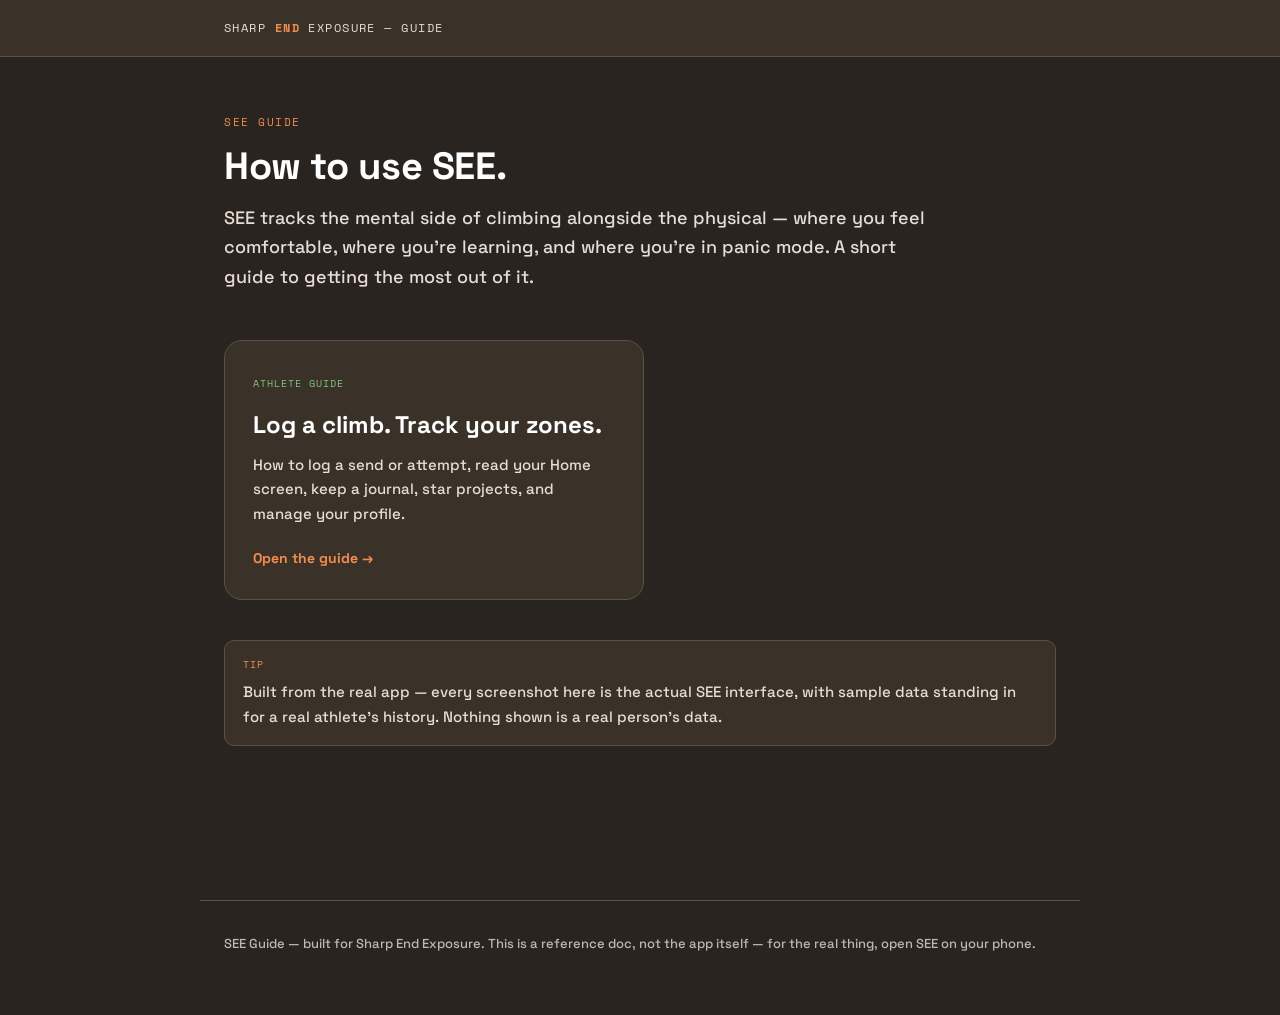
<file: index.html>
<!doctype html>
<html lang="en">
<head>
<meta charset="utf-8">
<meta name="viewport" content="width=device-width, initial-scale=1">
<title>SEE Guide — Sharp End Exposure</title>
<meta name="description" content="How to use SEE, for athletes.">
<link rel="icon" type="image/svg+xml" href="data:image/svg+xml,%3Csvg xmlns=%27http://www.w3.org/2000/svg%27 viewBox=%270 0 40 48%27%3E%3Crect x=%278%27 y=%274%27 width=%2724%27 height=%2740%27 rx=%2712%27 fill=%27none%27 stroke=%27%23e8763a%27 stroke-width=%274%27/%3E%3Crect x=%274%27 y=%2716%27 width=%278%27 height=%2716%27 rx=%273%27 fill=%27none%27 stroke=%27%23e8763a%27 stroke-width=%272.5%27/%3E%3Cline x1=%278%27 y1=%2716%27 x2=%278%27 y2=%2732%27 stroke=%27%232a2420%27 stroke-width=%275%27/%3E%3Cline x1=%278%27 y1=%2717%27 x2=%278%27 y2=%2731%27 stroke=%27%23e8763a%27 stroke-width=%272%27 stroke-linecap=%27round%27 stroke-dasharray=%272 2%27/%3E%3C/svg%3E">
<link rel="stylesheet" href="styles.css">
</head>
<body>

<div class="topbar">
  <div class="topbar-inner">
    <a class="wordmark" href="index.html">SHARP <b>END</b> EXPOSURE — GUIDE</a>
  </div>
</div>

<div class="wrap">
  <div class="hero">
    <p class="eyebrow">SEE Guide</p>
    <h1>How to use SEE.</h1>
    <p class="lede">SEE tracks the mental side of climbing alongside the physical — where you feel comfortable, where you're learning, and where you're in panic mode. A short guide to getting the most out of it.</p>
  </div>

  <div class="card-grid single">
    <a class="big-card athlete" href="athlete-guide.html">
      <span class="tag">Athlete guide</span>
      <h2>Log a climb. Track your zones.</h2>
      <p>How to log a send or attempt, read your Home screen, keep a journal, star projects, and manage your profile.</p>
      <span class="go">Open the guide →</span>
    </a>
  </div>

  <div class="callout tip">
    Built from the real app — every screenshot here is the actual SEE interface, with sample data standing in for a real athlete's history. Nothing shown is a real person's data.
  </div>
</div>

<footer>
  SEE Guide — built for Sharp End Exposure. This is a reference doc, not the app itself — for the real thing, open SEE on your phone.
</footer>

</body>
</html>
</file>
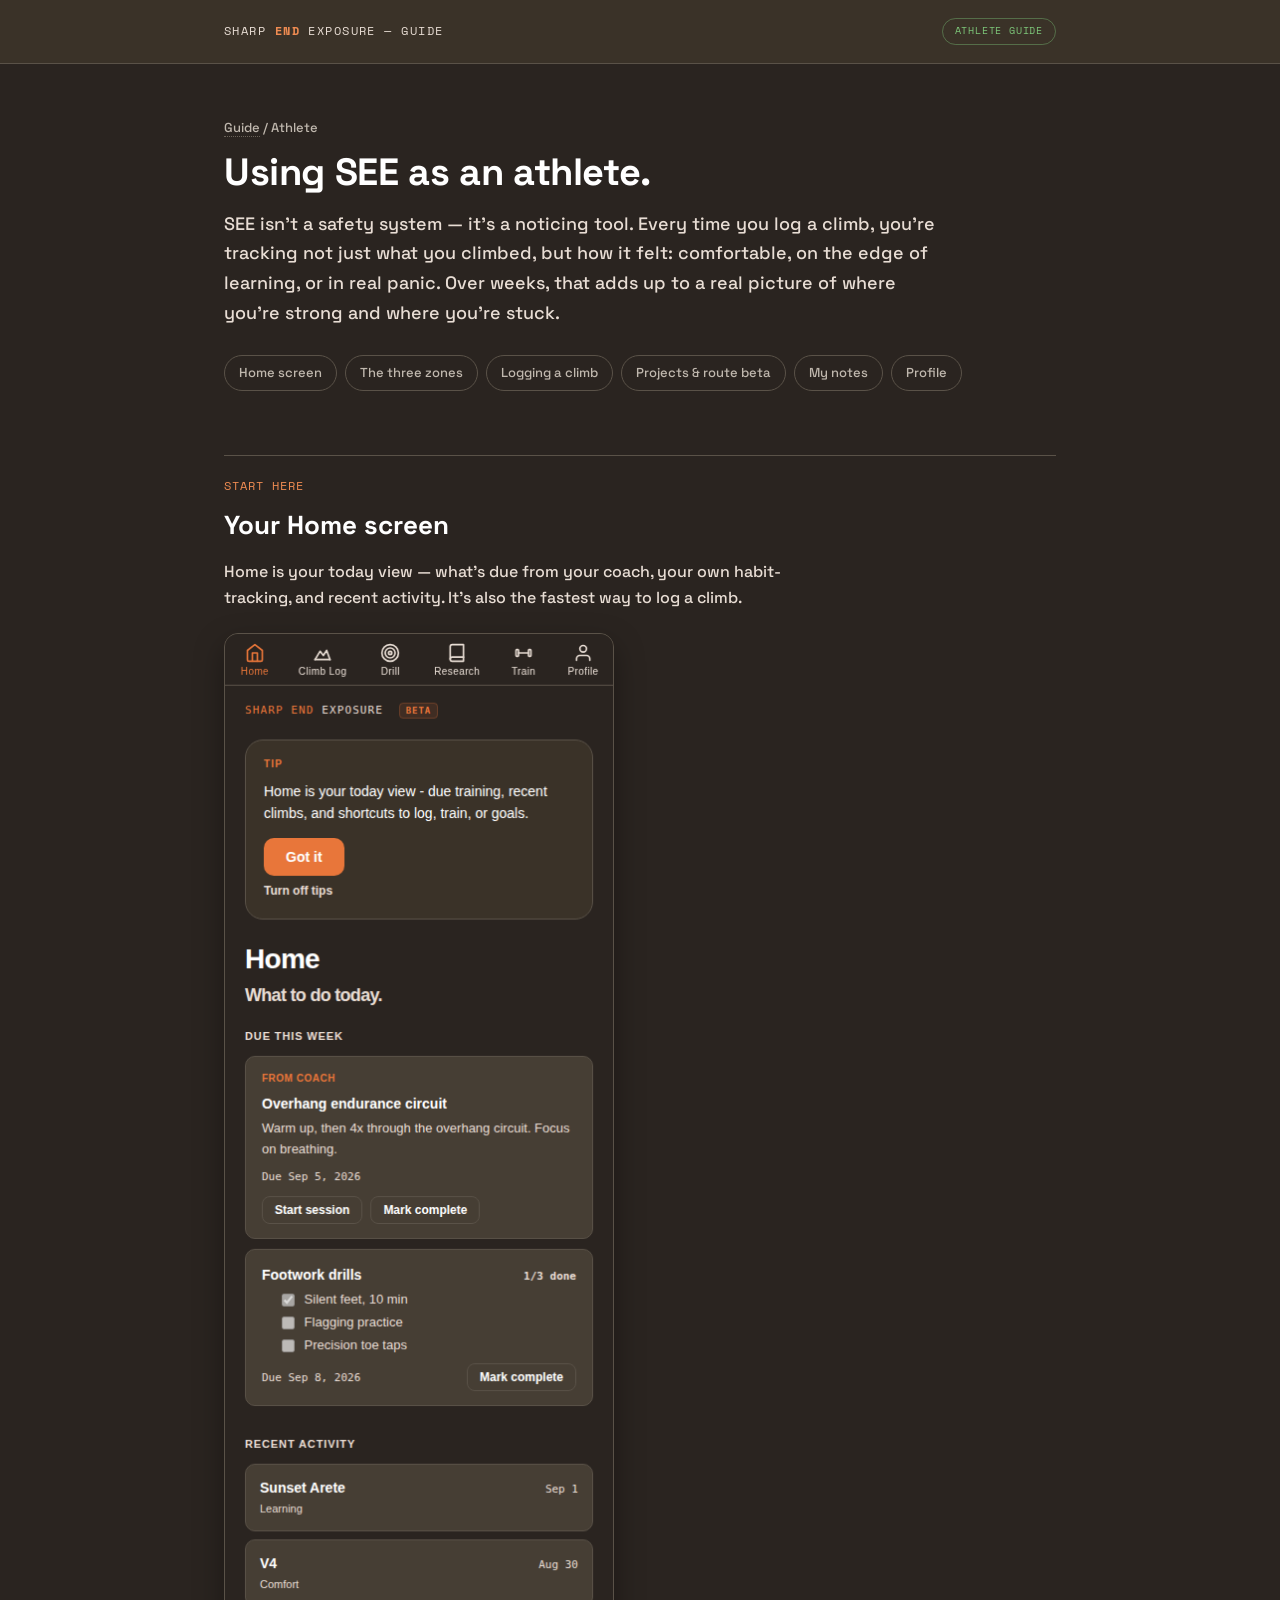
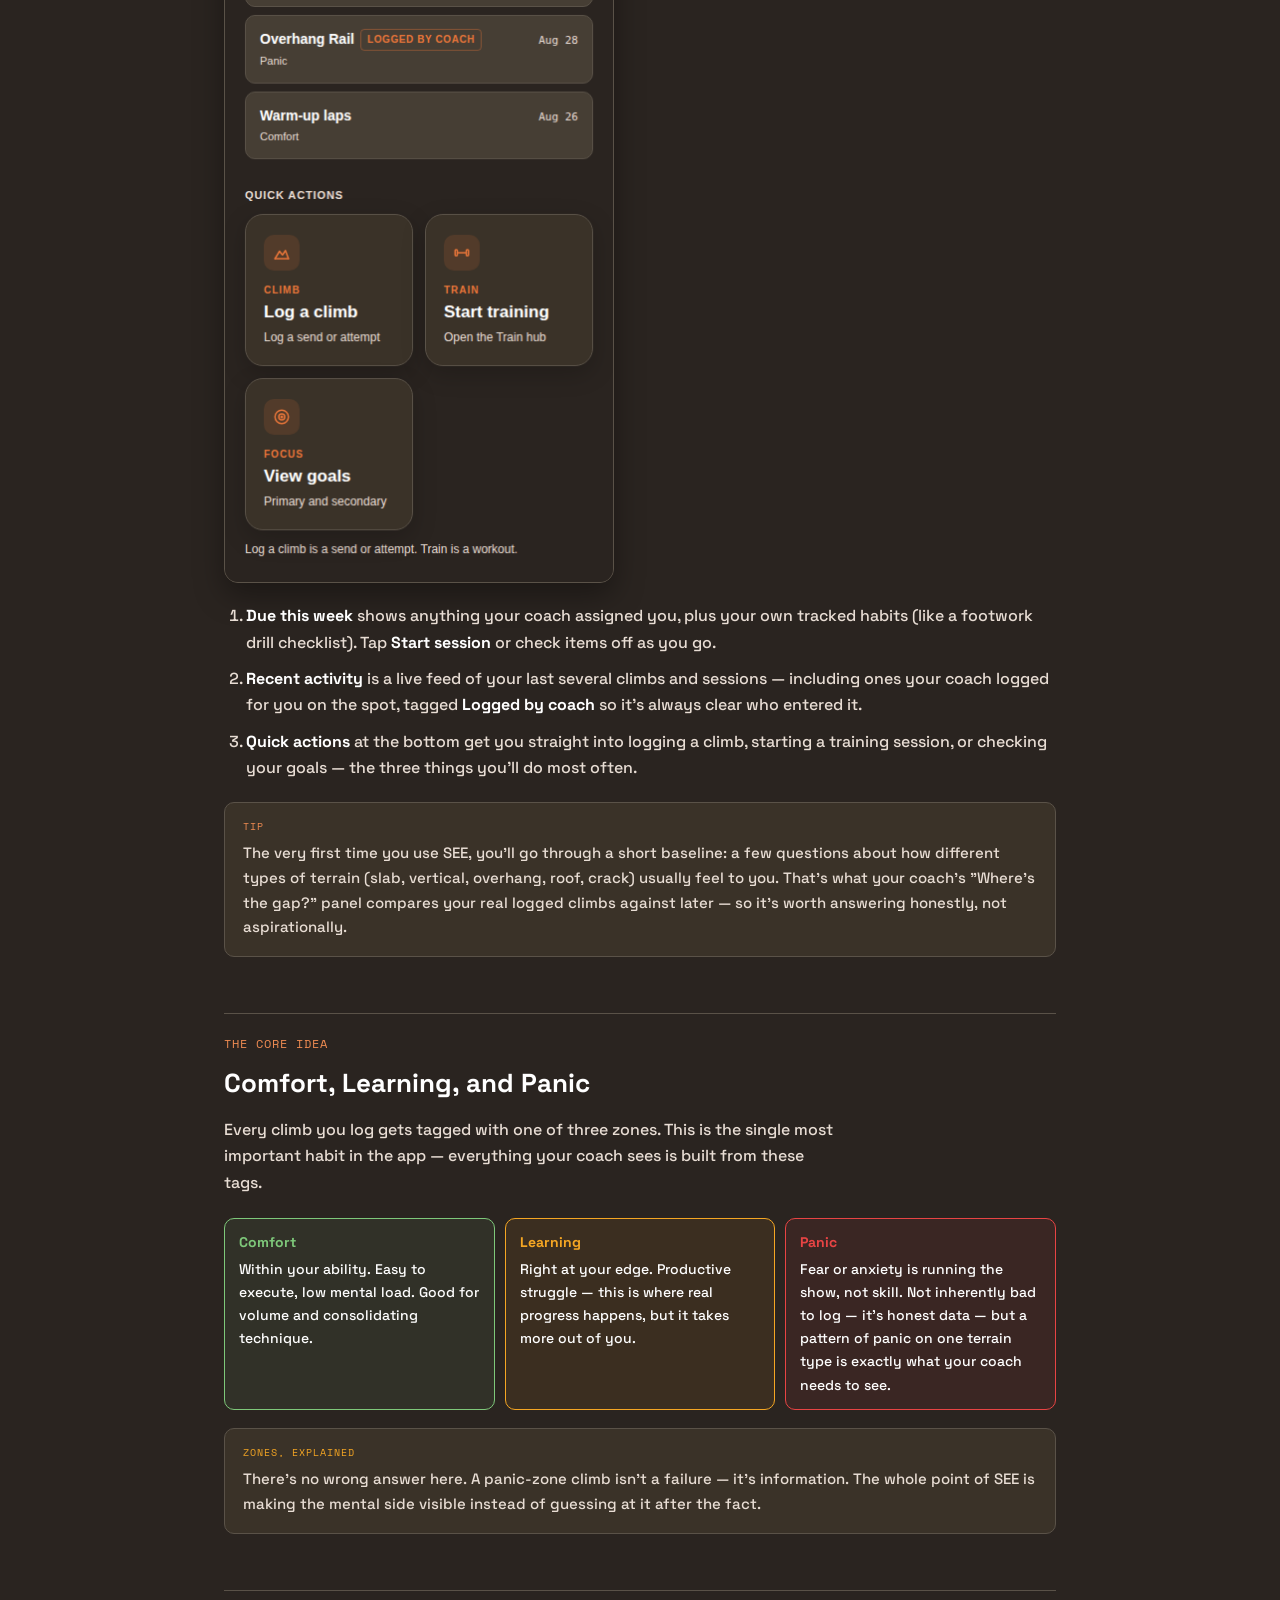
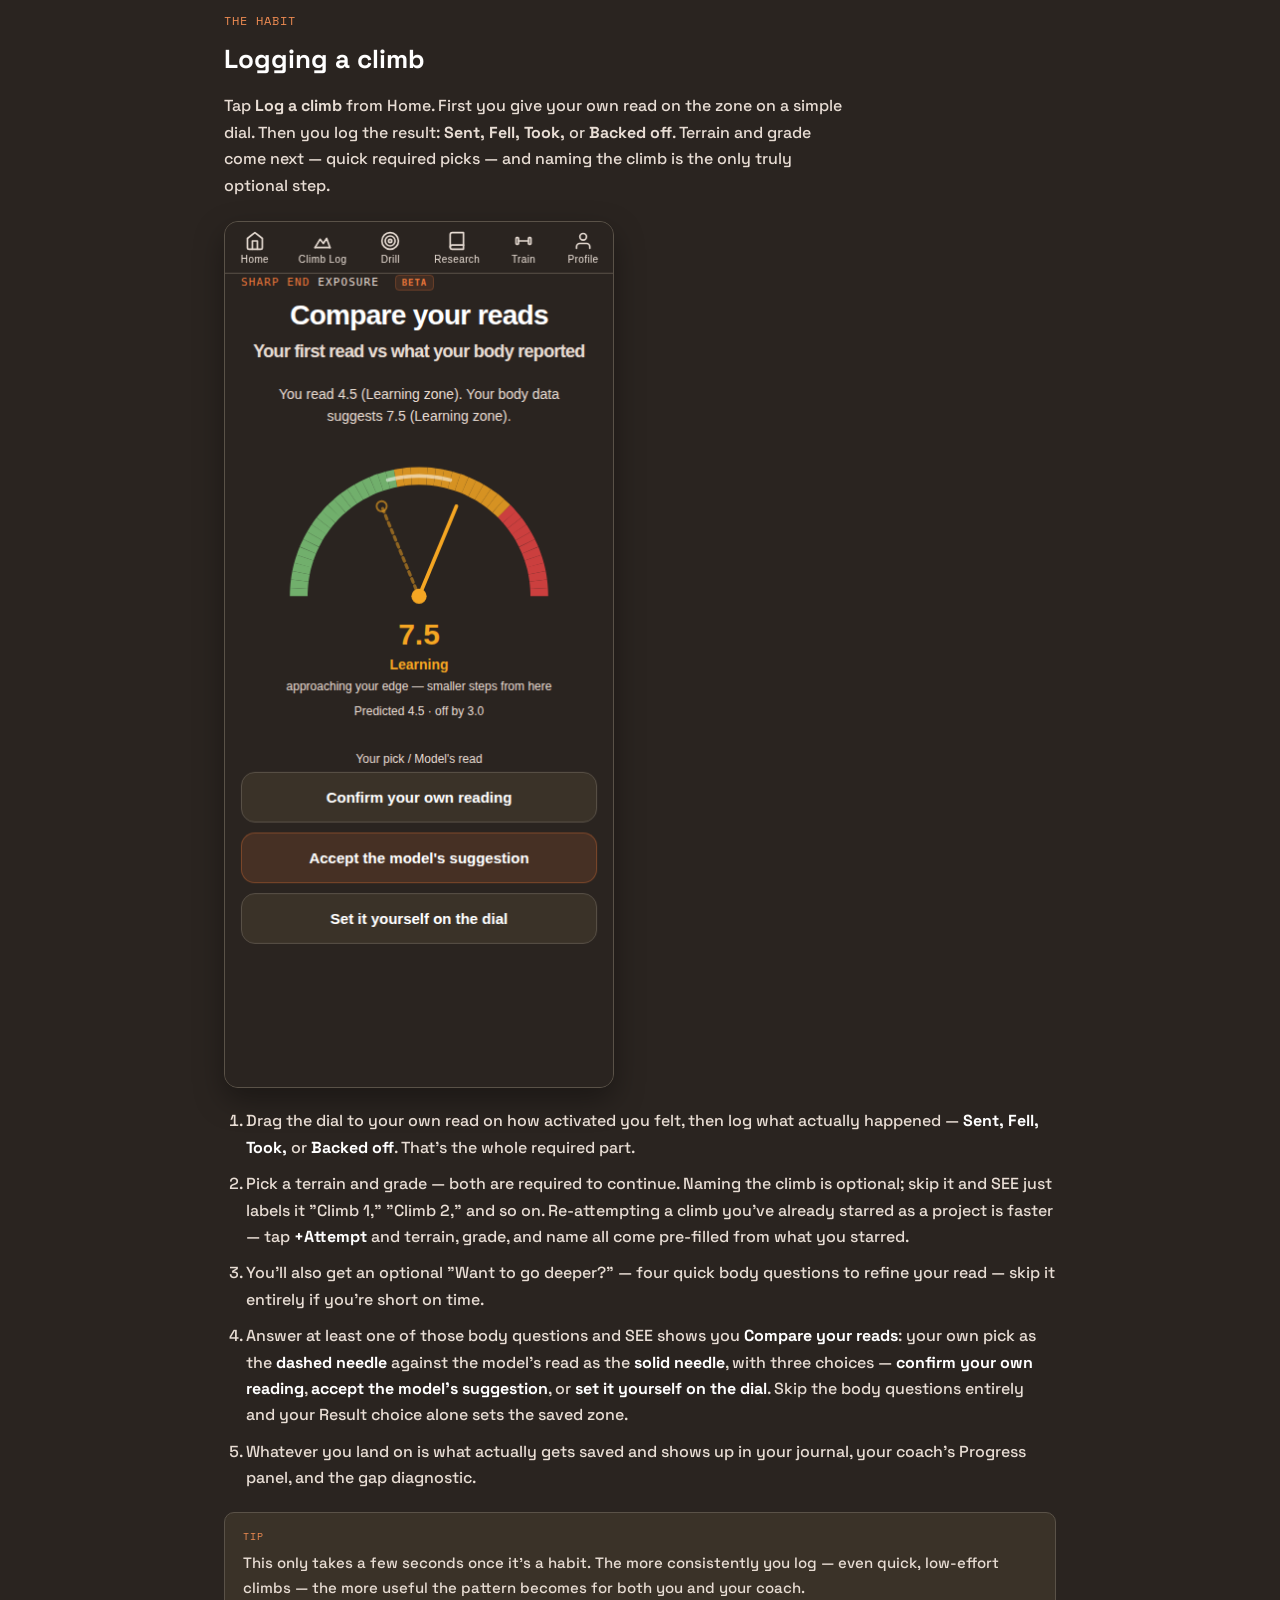
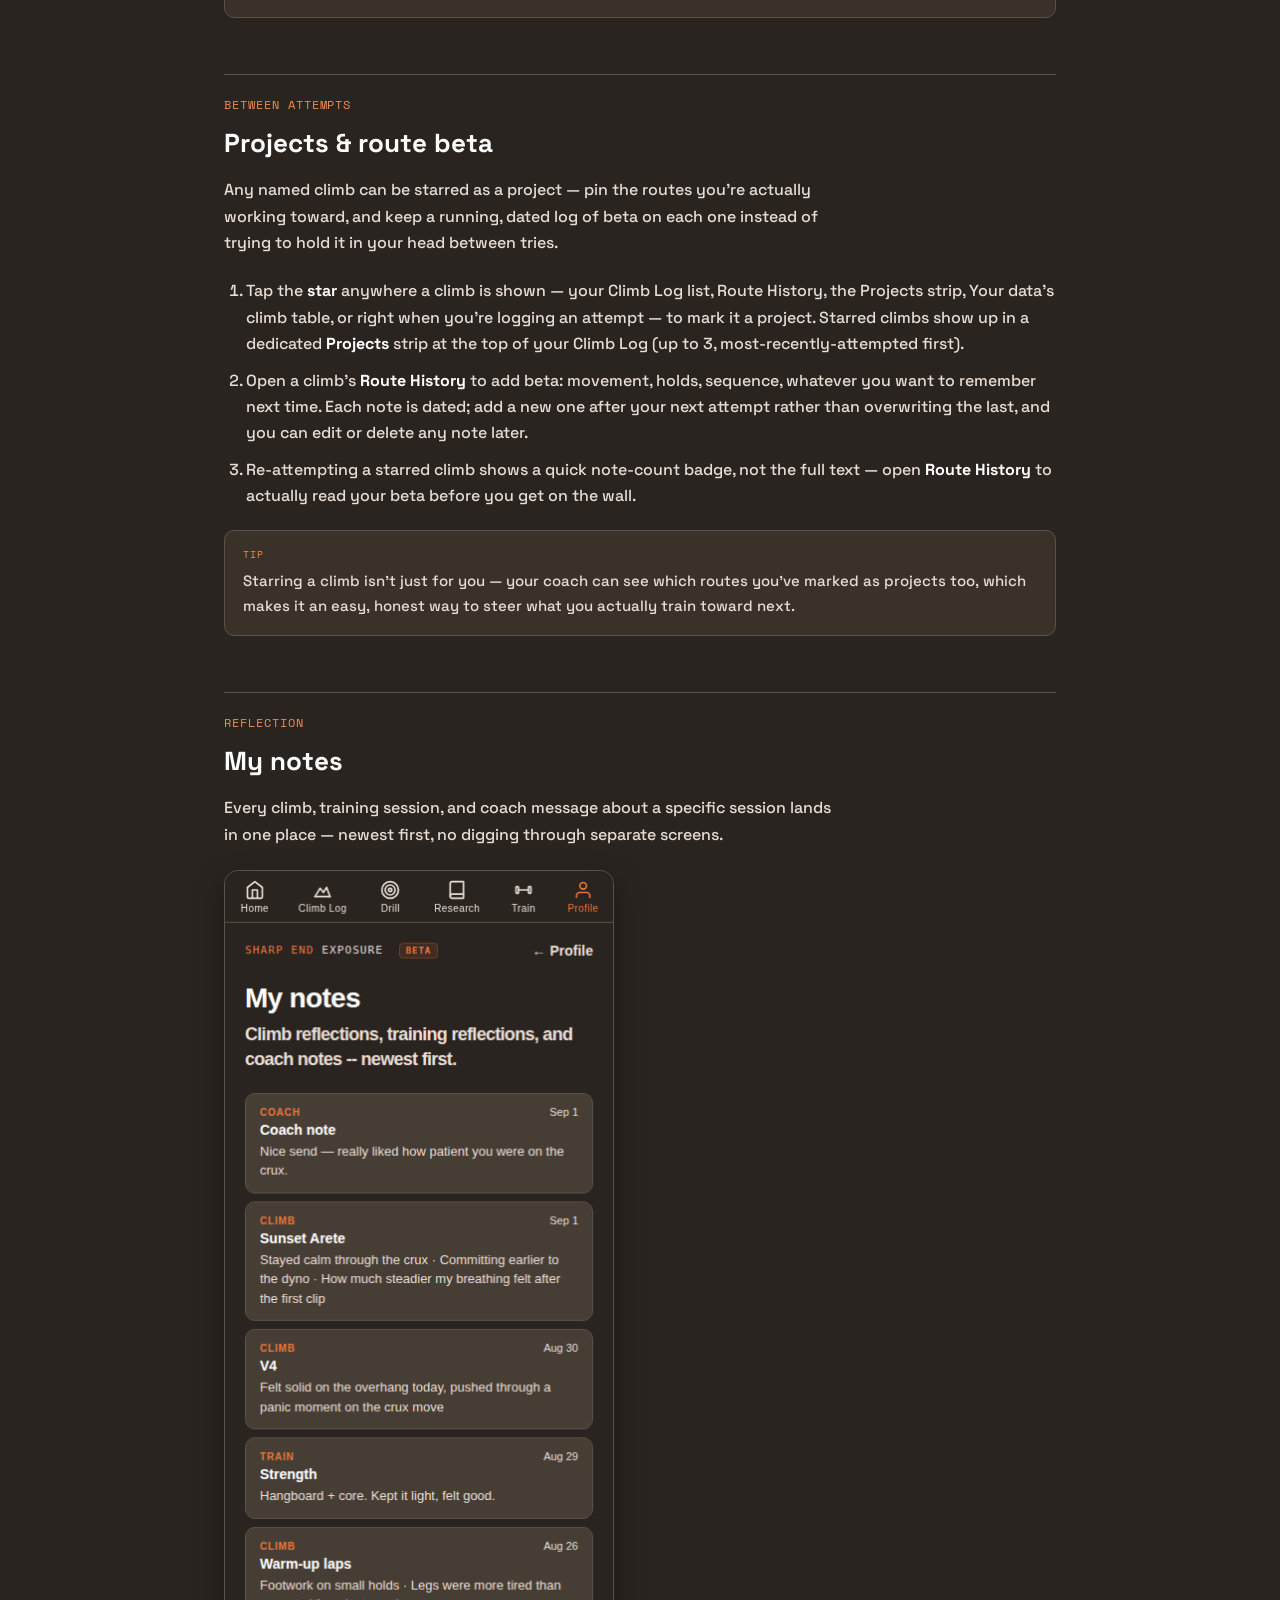
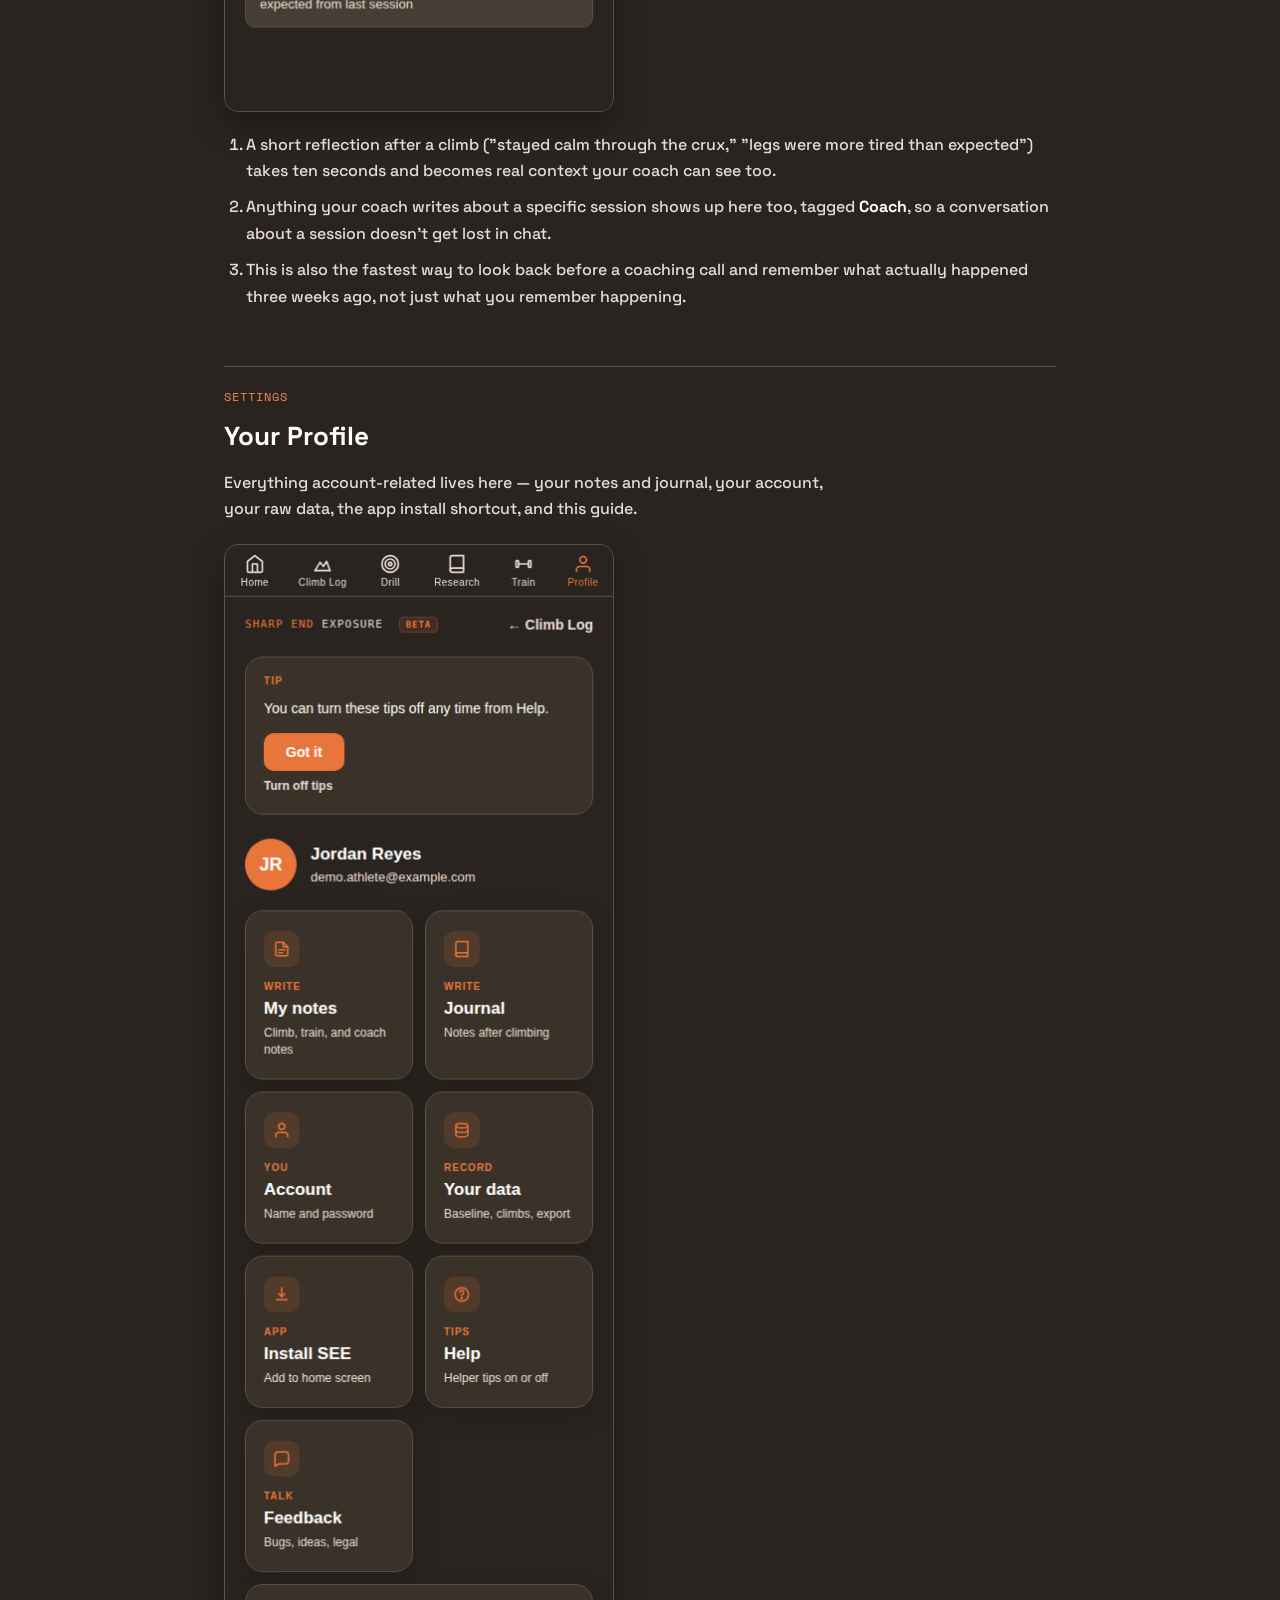
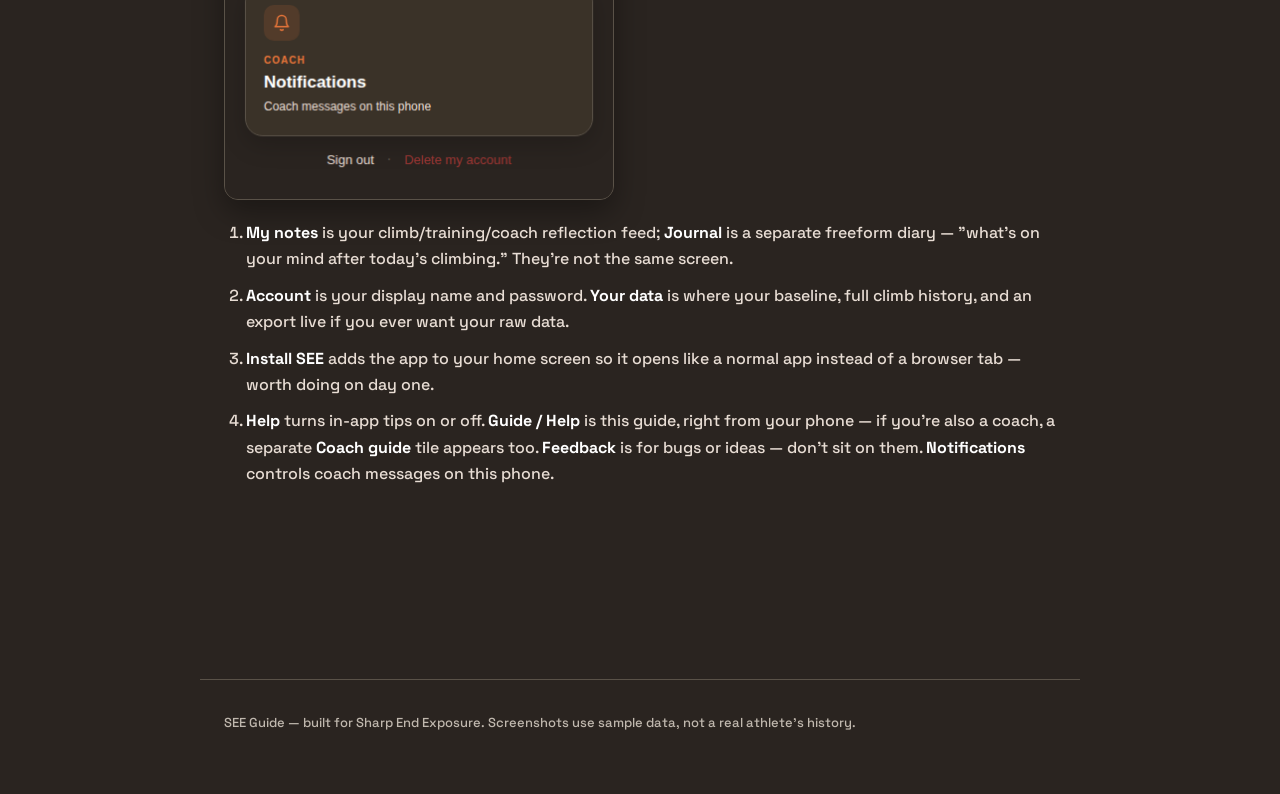
<file: athlete-guide.html>
<!doctype html>
<html lang="en">
<head>
<meta charset="utf-8">
<meta name="viewport" content="width=device-width, initial-scale=1">
<title>Athlete Guide — SEE</title>
<meta name="description" content="How to use SEE as an athlete: logging climbs, reading your zones, starring projects, and keeping a journal.">
<link rel="icon" type="image/svg+xml" href="data:image/svg+xml,%3Csvg xmlns=%27http://www.w3.org/2000/svg%27 viewBox=%270 0 40 48%27%3E%3Crect x=%278%27 y=%274%27 width=%2724%27 height=%2740%27 rx=%2712%27 fill=%27none%27 stroke=%27%23e8763a%27 stroke-width=%274%27/%3E%3Crect x=%274%27 y=%2716%27 width=%278%27 height=%2716%27 rx=%273%27 fill=%27none%27 stroke=%27%23e8763a%27 stroke-width=%272.5%27/%3E%3Cline x1=%278%27 y1=%2716%27 x2=%278%27 y2=%2732%27 stroke=%27%232a2420%27 stroke-width=%275%27/%3E%3Cline x1=%278%27 y1=%2717%27 x2=%278%27 y2=%2731%27 stroke=%27%23e8763a%27 stroke-width=%272%27 stroke-linecap=%27round%27 stroke-dasharray=%272 2%27/%3E%3C/svg%3E">
<link rel="stylesheet" href="styles.css">
</head>
<body>

<div class="topbar">
  <div class="topbar-inner">
    <a class="wordmark" href="index.html">SHARP <b>END</b> EXPOSURE — GUIDE</a>
    <span class="audience-pill athlete">Athlete guide</span>
  </div>
</div>

<div class="wrap">
  <div class="hero" style="padding-top:40px;">
    <p class="crumbs"><a href="index.html">Guide</a> / Athlete</p>
    <h1>Using SEE as an athlete.</h1>
    <p class="lede">SEE isn't a safety system — it's a noticing tool. Every time you log a climb, you're tracking not just what you climbed, but how it felt: comfortable, on the edge of learning, or in real panic. Over weeks, that adds up to a real picture of where you're strong and where you're stuck.</p>
    <nav class="toc">
      <a href="#home">Home screen</a>
      <a href="#zones">The three zones</a>
      <a href="#log">Logging a climb</a>
      <a href="#projects">Projects &amp; route beta</a>
      <a href="#notes">My notes</a>
      <a href="#profile">Profile</a>
    </nav>
  </div>

  <div class="section" id="home">
    <p class="step-num">Start here</p>
    <h2>Your Home screen</h2>
    <p class="dek">Home is your today view — what's due from your coach, your own habit-tracking, and recent activity. It's also the fastest way to log a climb.</p>
    <div class="shot narrow"><img src="assets/athlete-home.png" alt="SEE Home screen showing due assignments, recent activity, and quick actions"></div>
    <ol class="steps">
      <li><b>Due this week</b> shows anything your coach assigned you, plus your own tracked habits (like a footwork drill checklist). Tap <b>Start session</b> or check items off as you go.</li>
      <li><b>Recent activity</b> is a live feed of your last several climbs and sessions — including ones your coach logged for you on the spot, tagged <b>Logged by coach</b> so it's always clear who entered it.</li>
      <li><b>Quick actions</b> at the bottom get you straight into logging a climb, starting a training session, or checking your goals — the three things you'll do most often.</li>
    </ol>
    <div class="callout tip">The very first time you use SEE, you'll go through a short baseline: a few questions about how different types of terrain (slab, vertical, overhang, roof, crack) usually feel to you. That's what your coach's "Where's the gap?" panel compares your real logged climbs against later — so it's worth answering honestly, not aspirationally.</div>
  </div>

  <div class="section" id="zones">
    <p class="step-num">The core idea</p>
    <h2>Comfort, Learning, and Panic</h2>
    <p class="dek">Every climb you log gets tagged with one of three zones. This is the single most important habit in the app — everything your coach sees is built from these tags.</p>
    <div class="zone-row">
      <div class="zone-chip comfort"><b>Comfort</b>Within your ability. Easy to execute, low mental load. Good for volume and consolidating technique.</div>
      <div class="zone-chip learning"><b>Learning</b>Right at your edge. Productive struggle — this is where real progress happens, but it takes more out of you.</div>
      <div class="zone-chip panic"><b>Panic</b>Fear or anxiety is running the show, not skill. Not inherently bad to log — it's honest data — but a pattern of panic on one terrain type is exactly what your coach needs to see.</div>
    </div>
    <div class="callout zone">There's no wrong answer here. A panic-zone climb isn't a failure — it's information. The whole point of SEE is making the mental side visible instead of guessing at it after the fact.</div>
  </div>

  <div class="section" id="log">
    <p class="step-num">The habit</p>
    <h2>Logging a climb</h2>
    <p class="dek">Tap <b>Log a climb</b> from Home. First you give your own read on the zone on a simple dial. Then you log the result: <b>Sent, Fell, Took,</b> or <b>Backed off</b>. Terrain and grade come next — quick required picks — and naming the climb is the only truly optional step.</p>
    <div class="shot narrow"><img src="assets/athlete-log-climb.png" alt="SEE's Compare your reads screen, showing the athlete's own zone pick against the model's read on a gauge"></div>
    <ol class="steps">
      <li>Drag the dial to your own read on how activated you felt, then log what actually happened — <b>Sent, Fell, Took,</b> or <b>Backed off</b>. That's the whole required part.</li>
      <li>Pick a terrain and grade — both are required to continue. Naming the climb is optional; skip it and SEE just labels it "Climb 1," "Climb 2," and so on. Re-attempting a climb you've already starred as a project is faster — tap <b>+Attempt</b> and terrain, grade, and name all come pre-filled from what you starred.</li>
      <li>You'll also get an optional "Want to go deeper?" — four quick body questions to refine your read — skip it entirely if you're short on time.</li>
      <li>Answer at least one of those body questions and SEE shows you <b>Compare your reads</b>: your own pick as the <b>dashed needle</b> against the model's read as the <b>solid needle</b>, with three choices — <b>confirm your own reading</b>, <b>accept the model's suggestion</b>, or <b>set it yourself on the dial</b>. Skip the body questions entirely and your Result choice alone sets the saved zone.</li>
      <li>Whatever you land on is what actually gets saved and shows up in your journal, your coach's Progress panel, and the gap diagnostic.</li>
    </ol>
    <div class="callout tip">This only takes a few seconds once it's a habit. The more consistently you log — even quick, low-effort climbs — the more useful the pattern becomes for both you and your coach.</div>
  </div>

  <div class="section" id="projects">
    <p class="step-num">Between attempts</p>
    <h2>Projects &amp; route beta</h2>
    <p class="dek">Any named climb can be starred as a project — pin the routes you're actually working toward, and keep a running, dated log of beta on each one instead of trying to hold it in your head between tries.</p>
    <!-- Screenshot pending: star toggle + dated notes list on Route History. Drop a .shot div here once captured, same pattern as the other sections. -->
    <ol class="steps">
      <li>Tap the <b>star</b> anywhere a climb is shown — your Climb Log list, Route History, the Projects strip, Your data's climb table, or right when you're logging an attempt — to mark it a project. Starred climbs show up in a dedicated <b>Projects</b> strip at the top of your Climb Log (up to 3, most-recently-attempted first).</li>
      <li>Open a climb's <b>Route History</b> to add beta: movement, holds, sequence, whatever you want to remember next time. Each note is dated; add a new one after your next attempt rather than overwriting the last, and you can edit or delete any note later.</li>
      <li>Re-attempting a starred climb shows a quick note-count badge, not the full text — open <b>Route History</b> to actually read your beta before you get on the wall.</li>
    </ol>
    <div class="callout tip">Starring a climb isn't just for you — your coach can see which routes you've marked as projects too, which makes it an easy, honest way to steer what you actually train toward next.</div>
  </div>

  <div class="section" id="notes">
    <p class="step-num">Reflection</p>
    <h2>My notes</h2>
    <p class="dek">Every climb, training session, and coach message about a specific session lands in one place — newest first, no digging through separate screens.</p>
    <div class="shot narrow"><img src="assets/athlete-journal.png" alt="SEE My notes screen showing climb reflections, training notes, and a coach note"></div>
    <ol class="steps">
      <li>A short reflection after a climb ("stayed calm through the crux," "legs were more tired than expected") takes ten seconds and becomes real context your coach can see too.</li>
      <li>Anything your coach writes about a specific session shows up here too, tagged <b>Coach</b>, so a conversation about a session doesn't get lost in chat.</li>
      <li>This is also the fastest way to look back before a coaching call and remember what actually happened three weeks ago, not just what you remember happening.</li>
    </ol>
  </div>

  <div class="section" id="profile">
    <p class="step-num">Settings</p>
    <h2>Your Profile</h2>
    <p class="dek">Everything account-related lives here — your notes and journal, your account, your raw data, the app install shortcut, and this guide.</p>
    <div class="shot narrow"><img src="assets/athlete-profile.png" alt="SEE Profile screen with tiles for notes, journal, account, data, install, help, feedback, and notifications"></div>
    <ol class="steps">
      <li><b>My notes</b> is your climb/training/coach reflection feed; <b>Journal</b> is a separate freeform diary — "what's on your mind after today's climbing." They're not the same screen.</li>
      <li><b>Account</b> is your display name and password. <b>Your data</b> is where your baseline, full climb history, and an export live if you ever want your raw data.</li>
      <li><b>Install SEE</b> adds the app to your home screen so it opens like a normal app instead of a browser tab — worth doing on day one.</li>
      <li><b>Help</b> turns in-app tips on or off. <b>Guide / Help</b> is this guide, right from your phone — if you're also a coach, a separate <b>Coach guide</b> tile appears too. <b>Feedback</b> is for bugs or ideas — don't sit on them. <b>Notifications</b> controls coach messages on this phone.</li>
    </ol>
  </div>

</div>

<footer>
  SEE Guide — built for Sharp End Exposure. Screenshots use sample data, not a real athlete's history.
</footer>

</body>
</html>
</file>
<file: styles.css>
/* SEE Guide — shared styles, built on the real SEE app design tokens
   (colors/fonts pulled directly from index.html / coach-dashboard.html
   so this guide visually matches the product it documents). */

@import url('https://fonts.googleapis.com/css2?family=Space+Grotesk:wght@500;600;700&family=Space+Mono:wght@400;700&display=swap');

:root{
  --bg:#2a2420; --surface:#3a3228; --surface2:#463e34; --surface3:#524840;
  --border:#5a5248; --border2:#6a6258;
  --text:#ffffff; --muted:#e8ddd4; --muted2:#c0b8ae;
  --accent:#e8763a; --accent-light:#f08c52; --accent-dim:rgba(232,118,58,.15);
  --panic:#e84444; --learning:#f5a623; --comfort:#7ec87a;
  --r-xl:18px; --r-lg:14px; --r-md:10px; --r-sm:8px;
}

*{box-sizing:border-box;}
body{
  margin:0; background:var(--bg); color:var(--text);
  font-family:'Space Grotesk',sans-serif; font-weight:500; font-size:16px; line-height:1.65;
  -webkit-font-smoothing:antialiased;
}
.wrap{max-width:880px; margin:0 auto; padding:0 24px 96px;}
a{color:var(--accent-light);}

/* Top bar, shared across pages */
.topbar{
  border-bottom:1px solid var(--border); background:var(--surface);
}
.topbar-inner{
  max-width:880px; margin:0 auto; padding:18px 24px;
  display:flex; align-items:center; justify-content:space-between; gap:16px; flex-wrap:wrap;
}
.wordmark{
  font-family:'Space Mono',monospace; font-size:12px; letter-spacing:.12em; text-transform:uppercase;
  color:var(--muted); text-decoration:none;
}
.wordmark b{color:var(--accent-light);}
.crumbs{font-size:13px; color:var(--muted2);}
.crumbs a{color:var(--muted2); text-decoration:none; border-bottom:1px dotted var(--border2);}
.crumbs a:hover{color:var(--accent-light);}
.audience-pill{
  font-family:'Space Mono',monospace; font-size:10px; letter-spacing:.08em; text-transform:uppercase;
  border:1px solid var(--border2); border-radius:999px; padding:4px 12px; color:var(--muted2);
}
.audience-pill.athlete{border-color:rgba(126,200,122,.4); color:var(--comfort);}
.audience-pill.coach{border-color:rgba(232,118,58,.4); color:var(--accent-light);}

/* Hero */
.hero{padding:56px 0 8px;}
.eyebrow{
  font-family:'Space Mono',monospace; font-size:11px; letter-spacing:.14em; text-transform:uppercase;
  color:var(--accent-light); margin:0 0 14px;
}
h1{font-size:38px; line-height:1.15; margin:0 0 14px; letter-spacing:-.01em;}
.lede{font-size:18px; color:var(--muted); max-width:60ch; margin:0;}

/* Landing cards */
.card-grid{display:grid; grid-template-columns:1fr 1fr; gap:20px; margin:40px 0;}
@media (max-width:680px){.card-grid{grid-template-columns:1fr;}}
.card-grid.single{grid-template-columns:1fr; max-width:420px;}
.big-card{
  display:block; text-decoration:none; color:inherit;
  background:var(--surface); border:1px solid var(--border); border-radius:var(--r-xl);
  padding:28px; transition:border-color .15s, transform .15s;
}
.big-card:hover{border-color:var(--accent); transform:translateY(-2px);}
.big-card .tag{
  font-family:'Space Mono',monospace; font-size:10px; letter-spacing:.1em; text-transform:uppercase;
}
.big-card.athlete .tag{color:var(--comfort);}
.big-card.coach .tag{color:var(--accent-light);}
.big-card h2{font-size:24px; margin:10px 0 8px;}
.big-card p{color:var(--muted); margin:0 0 18px; font-size:15px;}
.big-card .go{
  font-weight:700; font-size:14px; color:var(--accent-light);
  display:inline-flex; align-items:center; gap:6px;
}

/* Guide body */
.section{margin:56px 0; padding-top:8px; border-top:1px solid var(--border);}
.section:first-of-type{border-top:none; margin-top:36px;}
.step-num{
  font-family:'Space Mono',monospace; font-size:12px; color:var(--accent-light);
  letter-spacing:.08em; text-transform:uppercase; margin-bottom:8px;
}
.section h2{font-size:26px; margin:0 0 12px;}
.section .dek{color:var(--muted); font-size:16px; margin:0 0 22px; max-width:62ch;}
.shot{
  border:1px solid var(--border); border-radius:var(--r-lg); overflow:hidden;
  background:var(--surface2); margin:20px 0; box-shadow:0 12px 30px rgba(0,0,0,.35);
}
.shot img{display:block; width:100%; height:auto;}
.shot.narrow{max-width:390px;}
.shot.wide{max-width:100%;}
.callout{
  background:var(--surface); border:1px solid var(--border); border-radius:var(--r-md);
  padding:16px 18px; margin:18px 0; font-size:15px; color:var(--muted);
}
.callout.tip::before{content:'TIP'; display:block; font-family:'Space Mono',monospace; font-size:10px; letter-spacing:.1em; color:var(--accent-light); margin-bottom:6px;}
.callout.zone::before{content:'ZONES, EXPLAINED'; display:block; font-family:'Space Mono',monospace; font-size:10px; letter-spacing:.1em; color:var(--learning); margin-bottom:6px;}
ol.steps{padding-left:22px; margin:0 0 20px;}
ol.steps li{margin-bottom:10px; color:var(--muted);}
ol.steps b{color:var(--text);}

.zone-row{display:flex; gap:10px; margin:16px 0; flex-wrap:wrap;}
.zone-chip{
  flex:1; min-width:140px; border-radius:var(--r-md); padding:12px 14px;
  border:1.5px solid; font-size:14px;
}
.zone-chip.comfort{border-color:var(--comfort); background:rgba(126,200,122,.08);}
.zone-chip.learning{border-color:var(--learning); background:rgba(245,166,35,.08);}
.zone-chip.panic{border-color:var(--panic); background:rgba(232,68,68,.08);}
.zone-chip b{display:block; margin-bottom:4px;}
.zone-chip.comfort b{color:var(--comfort);}
.zone-chip.learning b{color:var(--learning);}
.zone-chip.panic b{color:var(--panic);}

.next-link{
  display:flex; align-items:center; justify-content:space-between; gap:16px;
  background:var(--surface); border:1px solid var(--border); border-radius:var(--r-lg);
  padding:20px 24px; text-decoration:none; color:inherit; margin-top:48px;
}
.next-link:hover{border-color:var(--accent);}
.next-link .label{font-family:'Space Mono',monospace; font-size:10px; letter-spacing:.1em; text-transform:uppercase; color:var(--muted2); margin-bottom:4px;}
.next-link .title{font-size:18px; font-weight:700;}
.next-link .arrow{font-size:22px; color:var(--accent-light);}

footer{
  max-width:880px; margin:0 auto; padding:32px 24px 60px; color:var(--muted2); font-size:13px;
  border-top:1px solid var(--border); margin-top:40px;
}

.toc{
  display:flex; flex-wrap:wrap; gap:8px; margin:28px 0 0;
}
.toc a{
  font-size:13px; text-decoration:none; color:var(--muted2);
  border:1px solid var(--border); border-radius:999px; padding:6px 14px;
}
.toc a:hover{color:var(--accent-light); border-color:var(--accent);}
</file>
